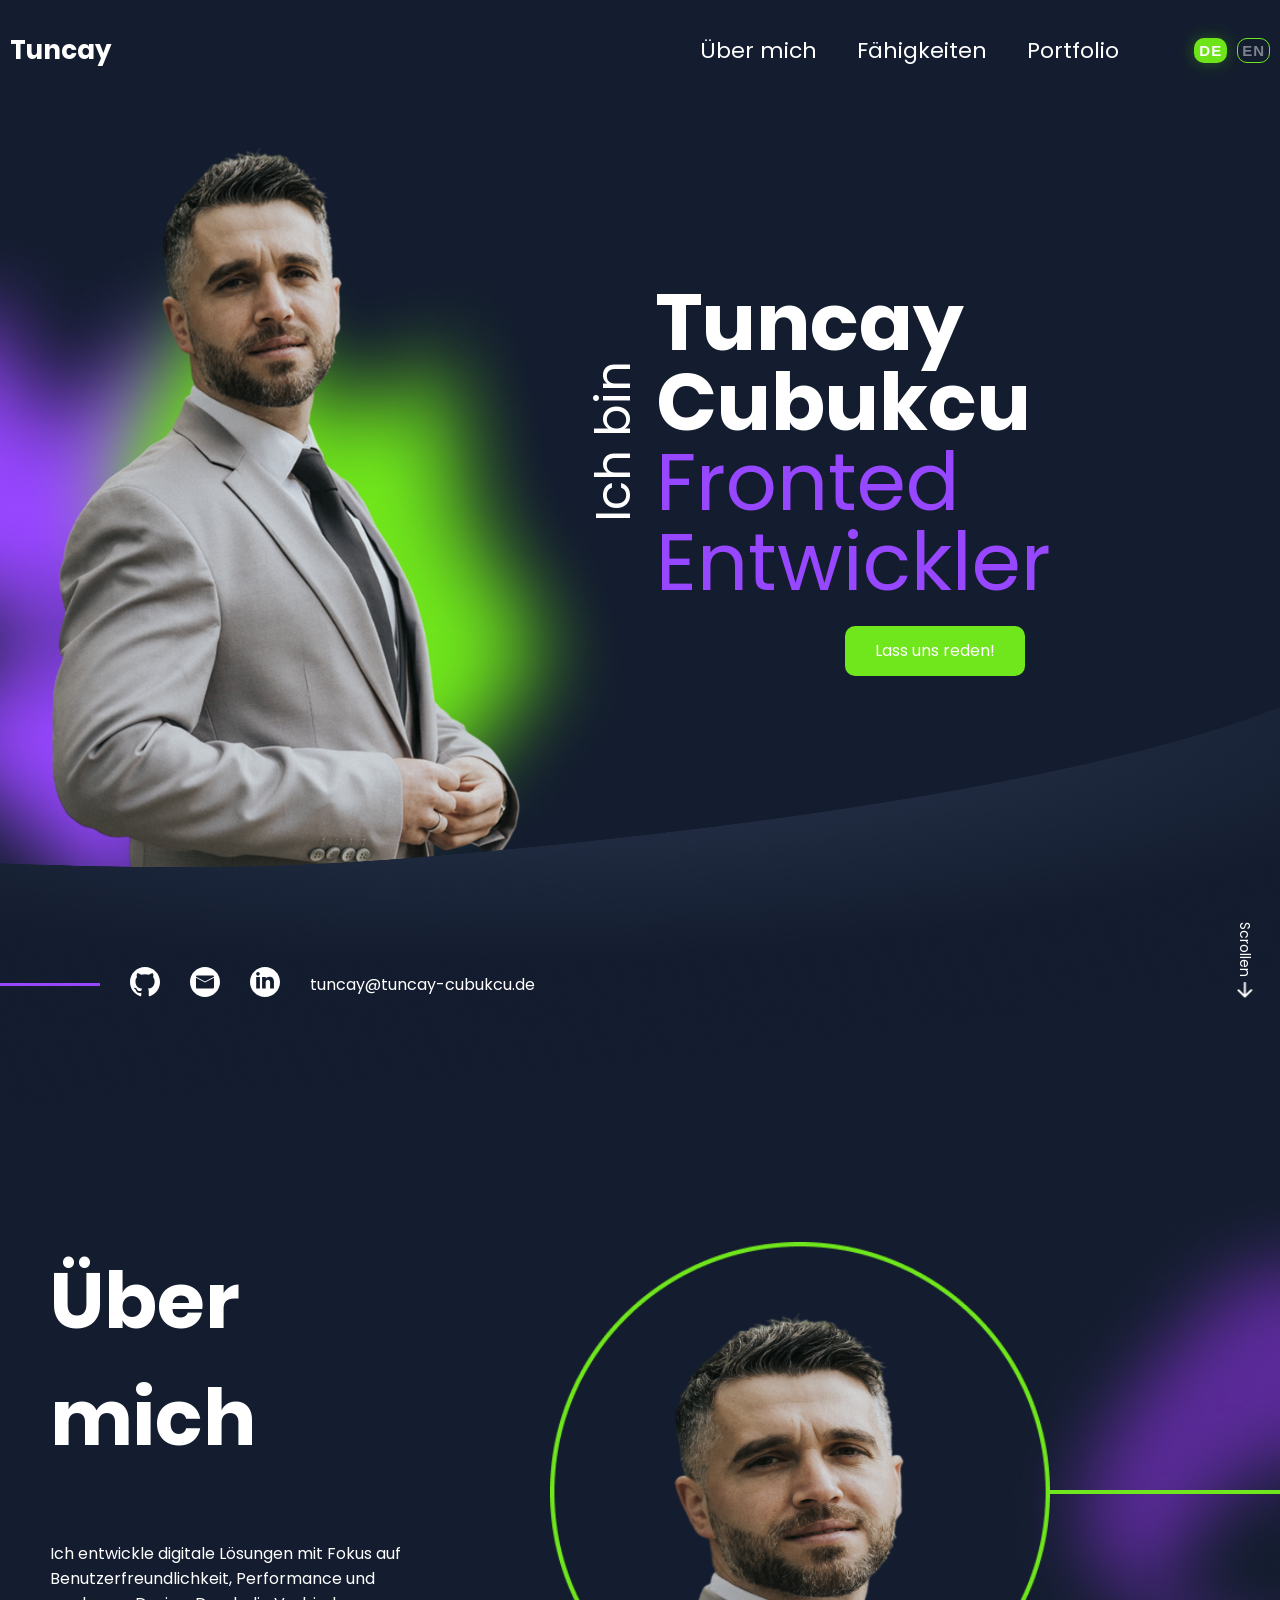
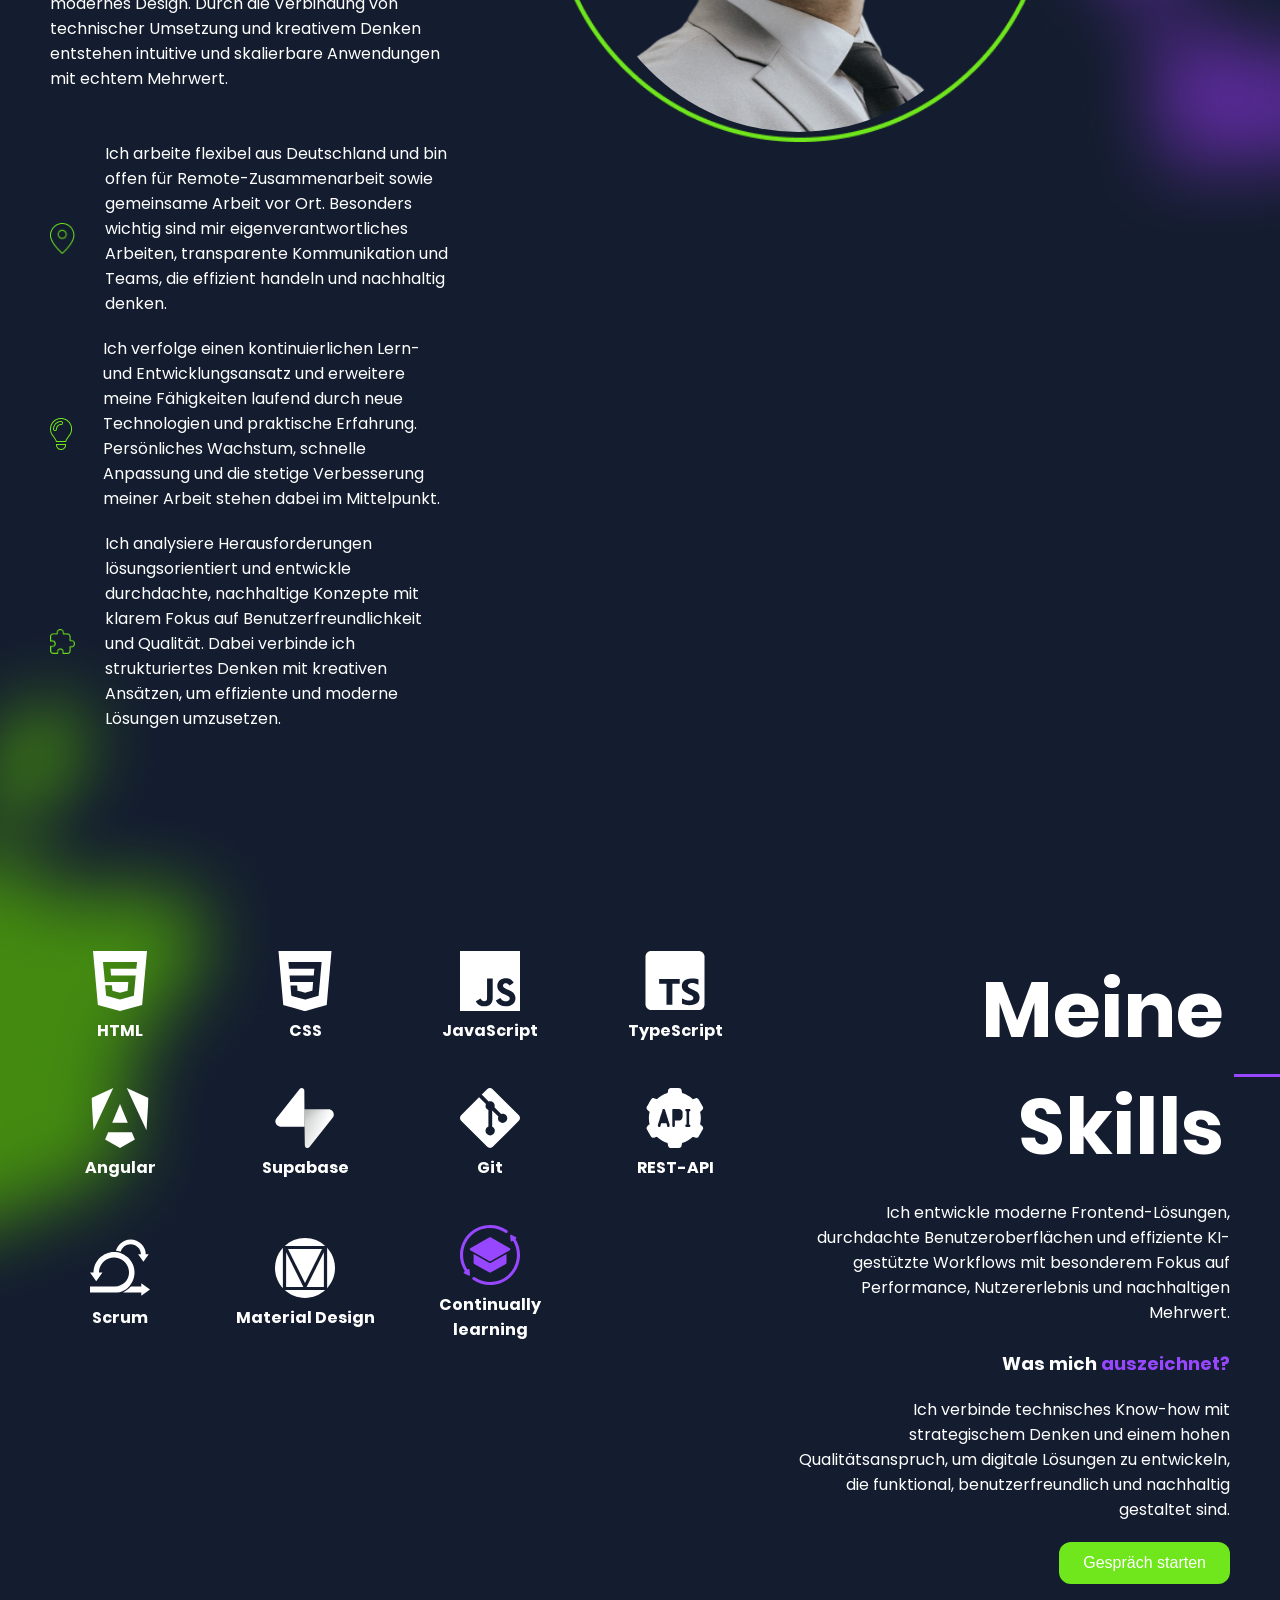
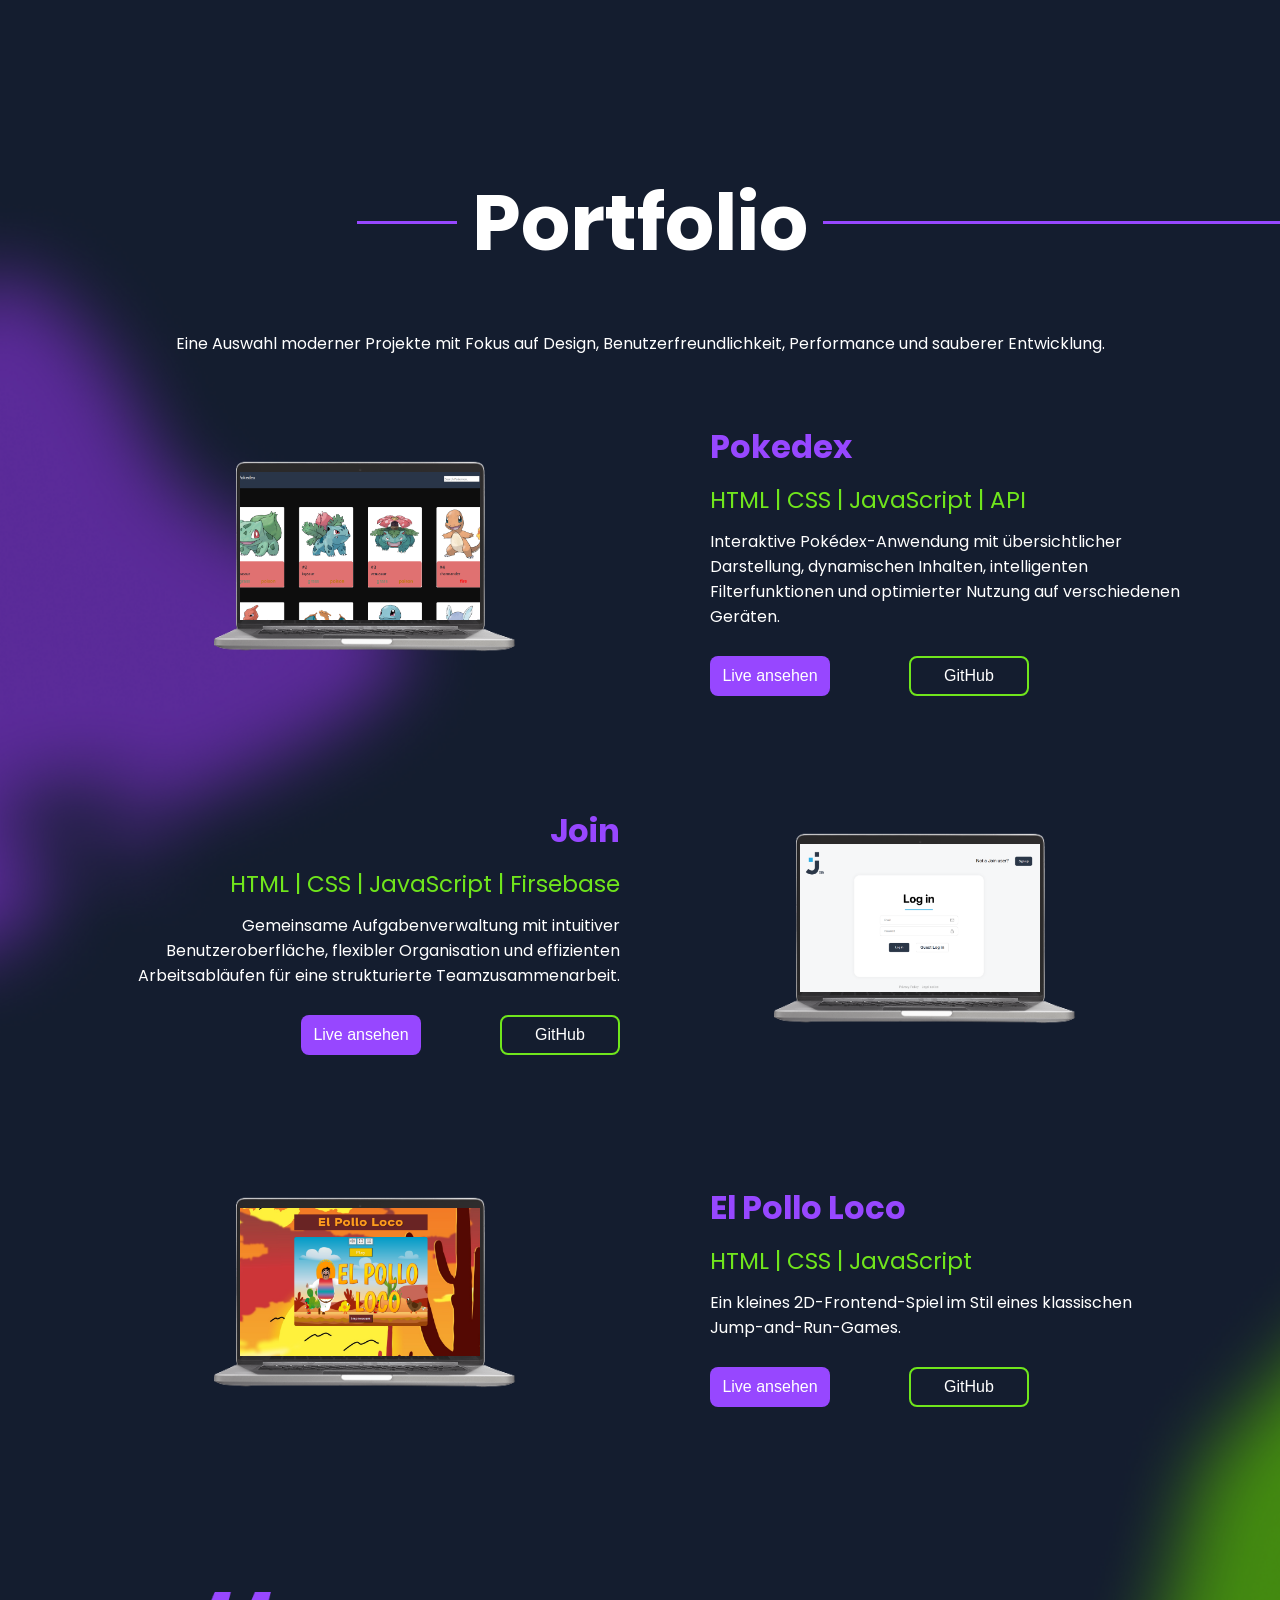
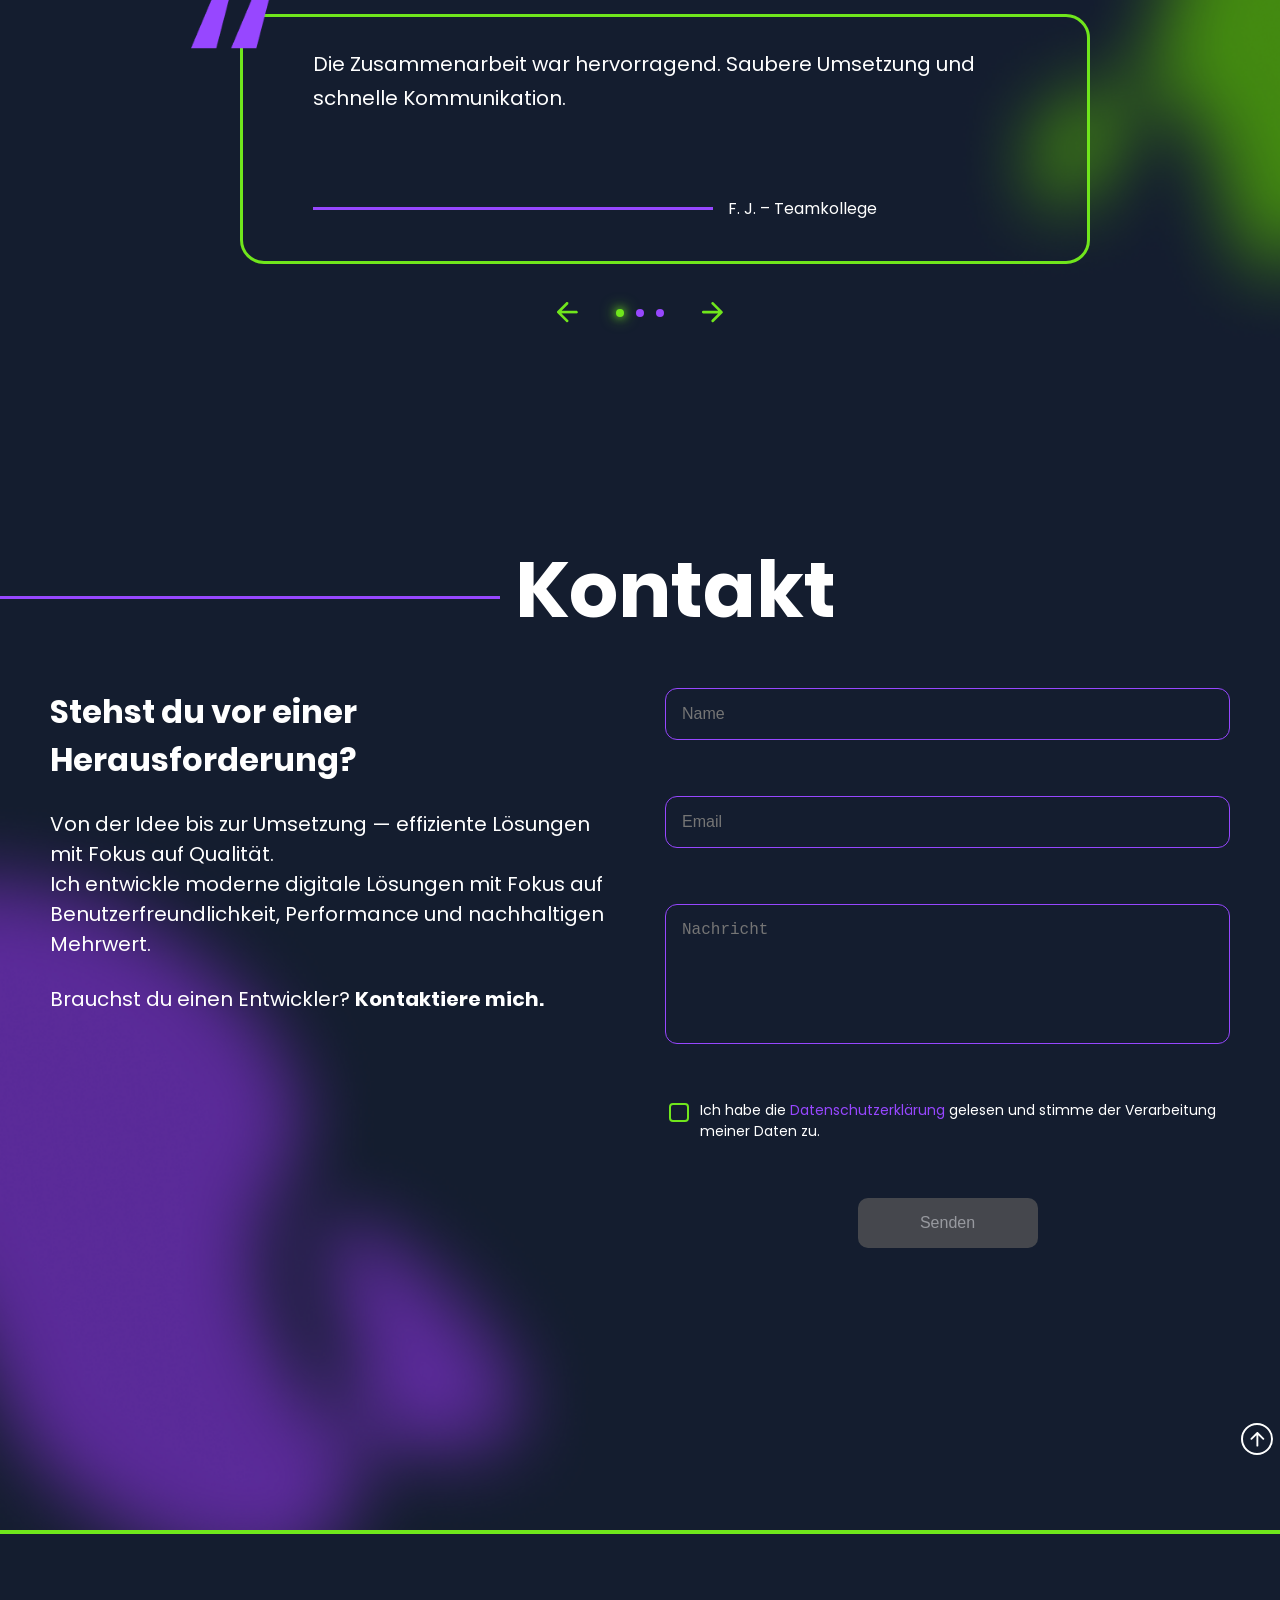
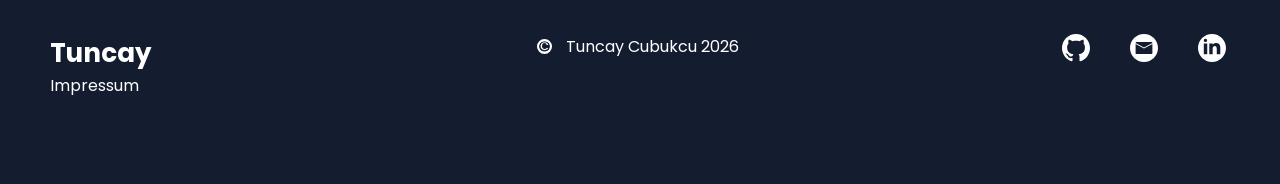
<file: index.html>
<!DOCTYPE html>
<html lang="en">
<head>
    <meta charset="UTF-8">
    <meta name="viewport" content="width=device-width, initial-scale=1.0">
    <title>TC | Fronted Developer</title>
    <link rel="icon" href="./assets/img/logo.jpg">
    <link rel="stylesheet" href="./style.css">
    <link rel="stylesheet" href="./css/responsive.css">
    <script src="./script.js" defer></script>
    <script src="./js/validation.js" defer></script>
</head>
<header class="header">
    <div class="layout-first page-no">
        <section class="header-left">
            <a href="/index.html">
                <span href="#main" class="ft-size20">Tuncay</span>
            </a>
        </section>
        <nav class="header-right">
            <ul>
                <li><a data-i18n="nav_about" href="#about"></a></li>
                <li><a data-i18n="nav_skills" href="#skills"></a></li>
                <li><a data-i18n="nav_portfolio" href="#portfolio"></a></li>
            </ul>
            <div class="language-switcher">
                <button class="language-pill is-active" onclick="setLanguage('de', this)" aria-pressed="true">DE</button>
                <button class="language-pill" onclick="setLanguage('en', this)" aria-pressed="false">EN</button>
            </div>
            </nav>
        <nav class="navbar">
            <button class="menu-toggle" id="menuToggle" onclick="toggleMenu()">
                <img src="./assets/icon/burger menu.svg" alt="Menu-Burger">
            </button>
        </nav>
        <div class="mobile-menu" id="mobileMenu">
            <ul>
                <li><a data-i18n="nav_about" href="#about" onclick="toggleMenu()"></a></li>
                <li><a data-i18n="nav_skills" href="#skills" onclick="toggleMenu()"></a></li>
                <li><a data-i18n="nav_portfolio" href="#portfolio" onclick="toggleMenu()"></a></li>
                <li><a data-i18n="nav_contact" href="#contact" onclick="toggleMenu()"></a></li>
                <div class="language-switcher-overlay">
                    <button class="lang-text is-active switcher-menu" onclick="setLanguage('de', this)" aria-pressed="true">DE</button>
                    <span class="lang-sep">/</span>
                    <button class="lang-text switcher-menu" onclick="setLanguage('en', this)" aria-pressed="false">EN</button>
                </div>
            </ul>
        </div>
    </div>
</header>

<body>
    <main>
        <div class="layout-first">
            <section>
                <section id="main" class="first-page reveal">
                    <section class="first-content">
                        <div class="image-wrapper">
                            <img class="my-image front-image" src="./assets/about/potrait.png" alt="background-img">
                        </div>
                    </section>
                    <section class="main-text">
                        <h1 class="first-page-h1">
                            <span class="part1" data-i18n="hero_intro"></span>
                            <div class="main-right">
                            <span class="part2">Tuncay Cubukcu</span>
                            <span class="part3" data-i18n="hero_text"></span>
                            </div>
                        </h1>
                        <div class="display">
                            <a href="#contact" data-i18n="button_talk" class="button display-flex"></a>
                        </div>
                    </section>
                </section>
                <section class="references-line layout-page">
                    <div class="left-side display-flex gap30">
                        <div class="line"></div>
                            <a href="https://github.com/TuncCuDev" title="GitHub - TuncCuDev">
                                <img src="./assets/icon/github-img.svg" alt="GitHub Profil">
                            </a>  
                            <a href="mailto:tuncay@tuncay-cubukcu.de" title="E-Mail an Tuncay">
                                <img src="./assets/icon/mail.img.svg" alt="E-Mail Icon">
                            </a>
                            <a href="https://www.linkedin.com/in/tuncay-cu-89078a415/?skipRedirect=true" title="LinkedIn - Tuncay Cu">
                                <img src="./assets/icon/linkdein.svg" alt="LinkedIn Profil">
                            </a>
                            <p class="white text">tuncay@tuncay-cubukcu.de</p>
                        </div>
                    <a class="scroll-down white">
                        <span data-i18n="scroll_text"></span>
                        <img class="background-shadow" src="./assets/icon/scroll-down.png" alt="Background-image">
                    </a>
                </section>
            </section>
            <section id="next-section" class="next-pages">
                 <img class="pages-img" src="./assets/img/Shadows.png" alt="background-images">
                 <div class="layout-page">
                    <section id="about" class="second-page reveal">
                        <section>
                            <h1 class="headline white" data-i18n="about_me"></h1>
                            <div class="display-flex">
                                <span class="about-span white padding-bt" data-i18n="about_me_text"></span>
                            </div>
                            <div class="display-flex gap30">
                                <img class="about-img" src="./assets/icon/location.png" alt="">
                                <span class="about-span white" data-i18n="about_me_location"></span>
                            </div>
                            <div class="display-flex gap30">
                                <img class="about-img" src="./assets/icon/idee.png" alt="">
                                <span class="about-span white" data-i18n="about_me_workflow"></span>
                            </div>
                            <div class="display-flex gap30">
                                <img class="about-img" src="./assets/icon/problem.png" alt="">
                                <span class="about-span white" data-i18n="about_me_purpose"></span>
                            </div>
                        </section>
                        <section class="second-right">
                            <div class="about-profil">
                                <img class="circle" src="./assets/img/ellipse.png" alt="">
                                <img class="circle potrait-img" src="./assets/about/potrait.2.png" alt="">
                                <img class="width150" src="./assets/img/line for profil.png" alt="">
                            </div>
                        </section>
                    </section>
                    <section id="skills" class="third-page reveal">
                        <section class="image-container">
                            <div class="display-column">
                                <img src="./assets/icon/html14.Icons.svg" alt="HTML-Icon">
                                <span class="icon-span">HTML</span>
                            </div>
                            <div class="display-column">
                                 <img src="./assets/icon/cssLogo.svg" alt="CSS-Icon">
                                 <span class="icon-span">CSS</span>
                            </div>
                            <div class="display-column">
                                <img src="./assets/icon/jsLogo.svg" alt="JS-Icon">
                                <span class="icon-span">JavaScript</span>
                            </div>
                            <div class="display-column">
                                <img src="./assets/icon/typescript.Icons.svg" alt="TypeScript-Icon">
                                <span class="icon-span">TypeScript</span>
                            </div>
                            <div class="display-column">
                                <img src="./assets/icon/angular.Icons.svg" alt="Angular-Icon">
                                <span class="icon-span">Angular</span>
                            </div>
                            <div class="display-column">
                                <img src="./assets/icon/supabase.Icons.svg" alt="Supabase-Icon">
                                <span class="icon-span">Supabase</span>
                            </div>
                            <div class="display-column">
                                <img src="./assets/icon/git.svg" alt="Git-Icon">
                                <span class="icon-span">Git</span>
                            </div>
                            <div class="display-column">
                                <img src="./assets/icon/api.svg" alt="API-Icon">
                                <span class="icon-span">REST-API</span>
                            </div>
                            <div class="display-column">
                                <img src="./assets/icon/scrum.svg" alt="Scrum-Icon">
                                <span class="icon-span">Scrum</span>
                            </div>
                            <div class="display-column">
                                <img src="./assets/icon/materialdesign.svg" alt="Material-Icon">
                                <span class="icon-span">Material Design</span>
                            </div>
                            <div class="display-column no-hover tooltip-item">
                                <img src="./assets/icon/continuer.svg" alt="Cont.-Icon">
                                <span class="icon-span">Continually learning</span>
                                <div class="tooltip-bubble bubblel">
                                    <p data-i18n="actual-learning"></p>

                                    <div class="bubble-icons">
                                        <div class="bubble-line">
                                            <img src="./assets/icon/react.svg" alt="React Icon">
                                            <span>React</span>
                                        </div>

                                        <div class="bubble-line">
                                            <img src="./assets/icon/Logo.svg" alt="Vue Icon">
                                            <span>Vue.js</span>
                                        </div>
                                    </div>
                                </div>
                            </div>
                        </section>
                        <section class="third-page-right reveal">
                            <div class="skills-container">
                                <h1 class="white skills" data-i18n="my-skills"></h1>
                                <div class="line skills-line"></div>
                            </div>
                            <div class="skills-description project-rights padding">
                                <span class="white project-rights" data-i18n="skills"></span>
                            </div>
                            <div class="skills-box">
                                <div class="container">    
                                    <div class="skill-container">
                                        <span class="white container-first-span" data-i18n-html="skills_question"><span class="violet-color"></span></span>
                                        <span class="white" data-i18n="skills_box"></span>
                                        <button class="green skills-btn white" data-i18n="skills_button" onclick="scrollToContact()"></button>
                                    </div>
                                </div>
                            </div>
                        </section>
                    </section>
                <section id="portfolio" class="fourd-page reveal white">
                    <div class="text-align-center">
                        <div class="grid padding-bt">
                            <div class="line-one"></div>
                            <h1 class="portfolio-subtitle text-align-center">Portfolio</h1>
                            <div class="line-right"></div>
                        </div>
                        <div class="pd-25">
                            <span data-i18n="portfolio_title">Eine Auswahl moderner Projekte mit Fokus auf Design, Benutzerfreundlichkeit, Performance und sauberer Entwicklung.</span>
                        </div>
                    </div>
                    <div class="projects-container">
                        <div class="project-card">
                            <div class="project-left laptop">
                                <img class="laptop-frame" src="./assets/img/laptop.png" alt="Laptop">
                                <img class="laptop-screen project-img" src="./assets/img/pokedex.png" alt="Pokedex-Image">
                            </div>
                            <div class="project-right padding-lt50">
                                <h2 class="violet-color ft-size32">Pokedex</h2>
                                <p class="greenc ft-size23 text-center">HTML | CSS | JavaScript | API</p>
                                <p class="text-center" data-i18n="pokedex_description"></p>
                                <div class="project-buttons">
                                    <a class="padding-right75" href="https://pokedex.tuncay-cubukcu.de/">
                                        <button class="violet button-size border-none white" data-i18n="live_preview"></button>
                                    </a>
                                    <a href="https://github.com/TuncCuDev/projekt-pokedexapi">
                                        <button class="button-size white github-bt">GitHub</button>
                                    </a>
                                </div>
                            </div>
                        </div>
                        <div class="project-card row-reverse project-rights">
                            <div class="project-left laptop">
                                <img class="laptop-frame" src="./assets/img/laptop.png" alt="Laptop">
                                <img class="laptop-screen project-img" src="./assets/img/join.png" alt="Join-Image">
                            </div>
                            <div class="project-right padding-rt50;">
                                <h2 class="violet-color ft-size32">Join</h2>
                                <p class="text-center-re greenc ft-size23">HTML | CSS | JavaScript | Firsebase </p>
                                <p class="text-center-re" data-i18n="join_description"></p>
                                <div class="project-buttons">
                                    <a class="padding-right75" href="https://join.tuncay-cubukcu.de/">
                                        <button class="violet button-size border-none white" data-i18n="live_preview"></button>
                                    </a>
                                    <a href="https://github.com/TuncCuDev/Join" class="no-padding">
                                        <button class="button-size white github-bt">GitHub</button>
                                    </a>
                                </div>
                            </div>
                        </div>
                        <div class="project-card">
                            <div class="project-left laptop">
                                <img class="laptop-frame" src="./assets/img/laptop.png" alt="Laptop">
                                <img class="laptop-screen project-img" src="./assets/img/elpolloloco.png" alt="El-Pollo-Loco-Image">
                            </div>
                            <div class="project-right padding-lt50">
                                <h2 class="violet-color ft-size32">El Pollo Loco</h2>
                                <p class="greenc ft-size23 text-center">HTML | CSS | JavaScript</p>
                                <p class="text-center" data-i18n="pollo_loco_description"></p>
                                <div class="project-buttons">
                                    <a class="padding-right75" href="https://el-pollo-loco.tuncay-cubukcu.de/">
                                        <button class="violet button-size border-none white" data-i18n="live_preview"></button>
                                    </a>
                                    <a href="https://github.com/TuncCuDev/El-Pollo-Loco">
                                        <button class="button-size white github-bt">GitHub</button>
                                    </a>
                                </div>
                            </div>
                        </div>
                    </div>
                </section>
                <section class="testimonial-section">
                    <div class="testimonial-box">
                    <img src="./assets/img/“.png" alt="" class="quote-icon">
                    <p id="testimonialText" class="testimonial-text"></p>
                    <div class="display-start">
                        <div class="line-box"></div>
                        <div id="testimonialAuthor" class="testimonial-author"></div>
                    </div>
                </div>
                <div class="testimonial-navigation">
                    <img src="./assets/icon/arrow_back.png" class="arrow-btn" onclick="prevTestimonial()" aria-label="Vorherige Bewertung" alt="arrow-icon">
                    <div class="dots">
                        <span class="dot active" onclick="showTestimonial(0)"></span>
                        <span class="dot" onclick="showTestimonial(1)"></span>
                        <span class="dot" onclick="showTestimonial(2)"></span>
                    </div>
                    <img src="./assets/icon/arrow_forward.png" class="arrow-btn" onclick="nextTestimonial()" alt="arrow-icon">
                </div>

                </section>
                <section id="contact" class="five-page reveal">
                    <div class="display-flex-start margin-left25">
                        <div class="line width"></div>
                        <h1 class="white pd-right20" data-i18n="contact_title"></h1>
                    </div>
                    <section class="contact-container">
                        <div class="contact-left white">
                            <div class="flex-direction">
                                <span class="contact-span" data-i18n="contact_title1"></span> 
                            </div>
                            <br>
                            <span class="contact-span-answer" data-i18n-html="contact_description"><br></span>
                            <br>
                            <br>
                            <span class="contact-span-answer" data-i18n-html="contact_me"><span class="large-size"></span> </span>
                        </div>
                        <div class="contact-right">
                            <form class="contact-form" id="contactForm" novalidate>
                                <input id="name" type="text" placeholder="Name" oninput="validateName(this)" required>
                                <span id="nameError" class="error-message"></span>
                                <input id="email" type="email" placeholder="Email" oninput="validateEmail(this)" required>
                                <span id="emailError" class="error-message"></span>
                                <textarea id="message" data-i18n-placeholder="message_placeholder" placeholder="Nachricht" oninput="validateMessage(this)" required></textarea>
                                <span id="messageError" class="error-message"></span>
                                <div class="checkbox-container white">
                                    <input type="checkbox" class="checkbox-design" id="privacy" required onchange="validateForm()" aria-label="Datenschutzerklärung zustimmen" title="Datenschutzerklärung zustimmen">
                                        <label class="privacy" for="privacy">
                                            <span data-i18n="privacy_text_part1"></span>
                                            <a href="./html/datenschutz.html" class="privacy-link" data-i18n="privacy_text"></a>
                                            <span data-i18n="privacy_text_part2"></span>
                                        </label>
                                </div>
                                <span id="privacyError" class="error-message"></span>
                                <div class="display-flex">
                                    <button id="submitBtn" class="button disabled" type="submit" title="Senden" aria-label="Senden" data-i18n="contact_button">Senden</button>
                                </div>       
                            </form>     
                        </div>  
                    </section>            
                </section>
                <div class="scroll-top" onclick="scrollToTop()">
                    <img src="./assets/icon/scroll-up.svg" alt="Nach oben">
                </div>
            </section> 
            </div>
            <div id="toast" class="toast" data-i18n="toast_message"></div> 
        </div>
    </main>

    <footer class="white footer-line">
        <div class="layout-page">
            <div class="footer">
                <div class="footer-left">
                    <div>
                        <span class="left-ft">Tuncay</span>
                    </div>
                    <a href="./html/impressum.html" class="white impressum-link d_none_re" data-i18n="legal_notice"></a>
                </div>
                <div class="footer-center">
                    <div class="copyright-circle">©</div>
                    <span class="white">Tuncay Cubukcu 2026</span>
                </div>
                <div class="footer-right">
                    <a href="https://github.com/TuncCuDev" title="GitHub - TuncCuDev" aria-label="GitHub - TuncCuDev">
                        <img src="./assets/icon/github-img.svg" alt="GitHub icon">
                    </a>  
                    <a href="mailto:tuncay@tuncay-cubukcu.de" title="Send email" aria-label="Send email">
                        <img src="./assets/icon/mail.img.svg" alt="Email icon">
                    </a>
                    <a href="https://www.linkedin.com/in/tuncay-cu-89078a415/?skipRedirect=true" title="LinkedIn - Tuncay Cubukcu" aria-label="LinkedIn - Tuncay Cubukcu">
                        <img src="./assets/icon/linkdein.svg" alt="LinkedIn icon">
                    </a>
                </div>
                <div>
                    <a href="./html/impressum.html" class="white impressum-link display_re" data-i18n="legal_notice"></a>
                </div>
            </div>
        </div>
    </footer>   
</body>
</html>
</file>
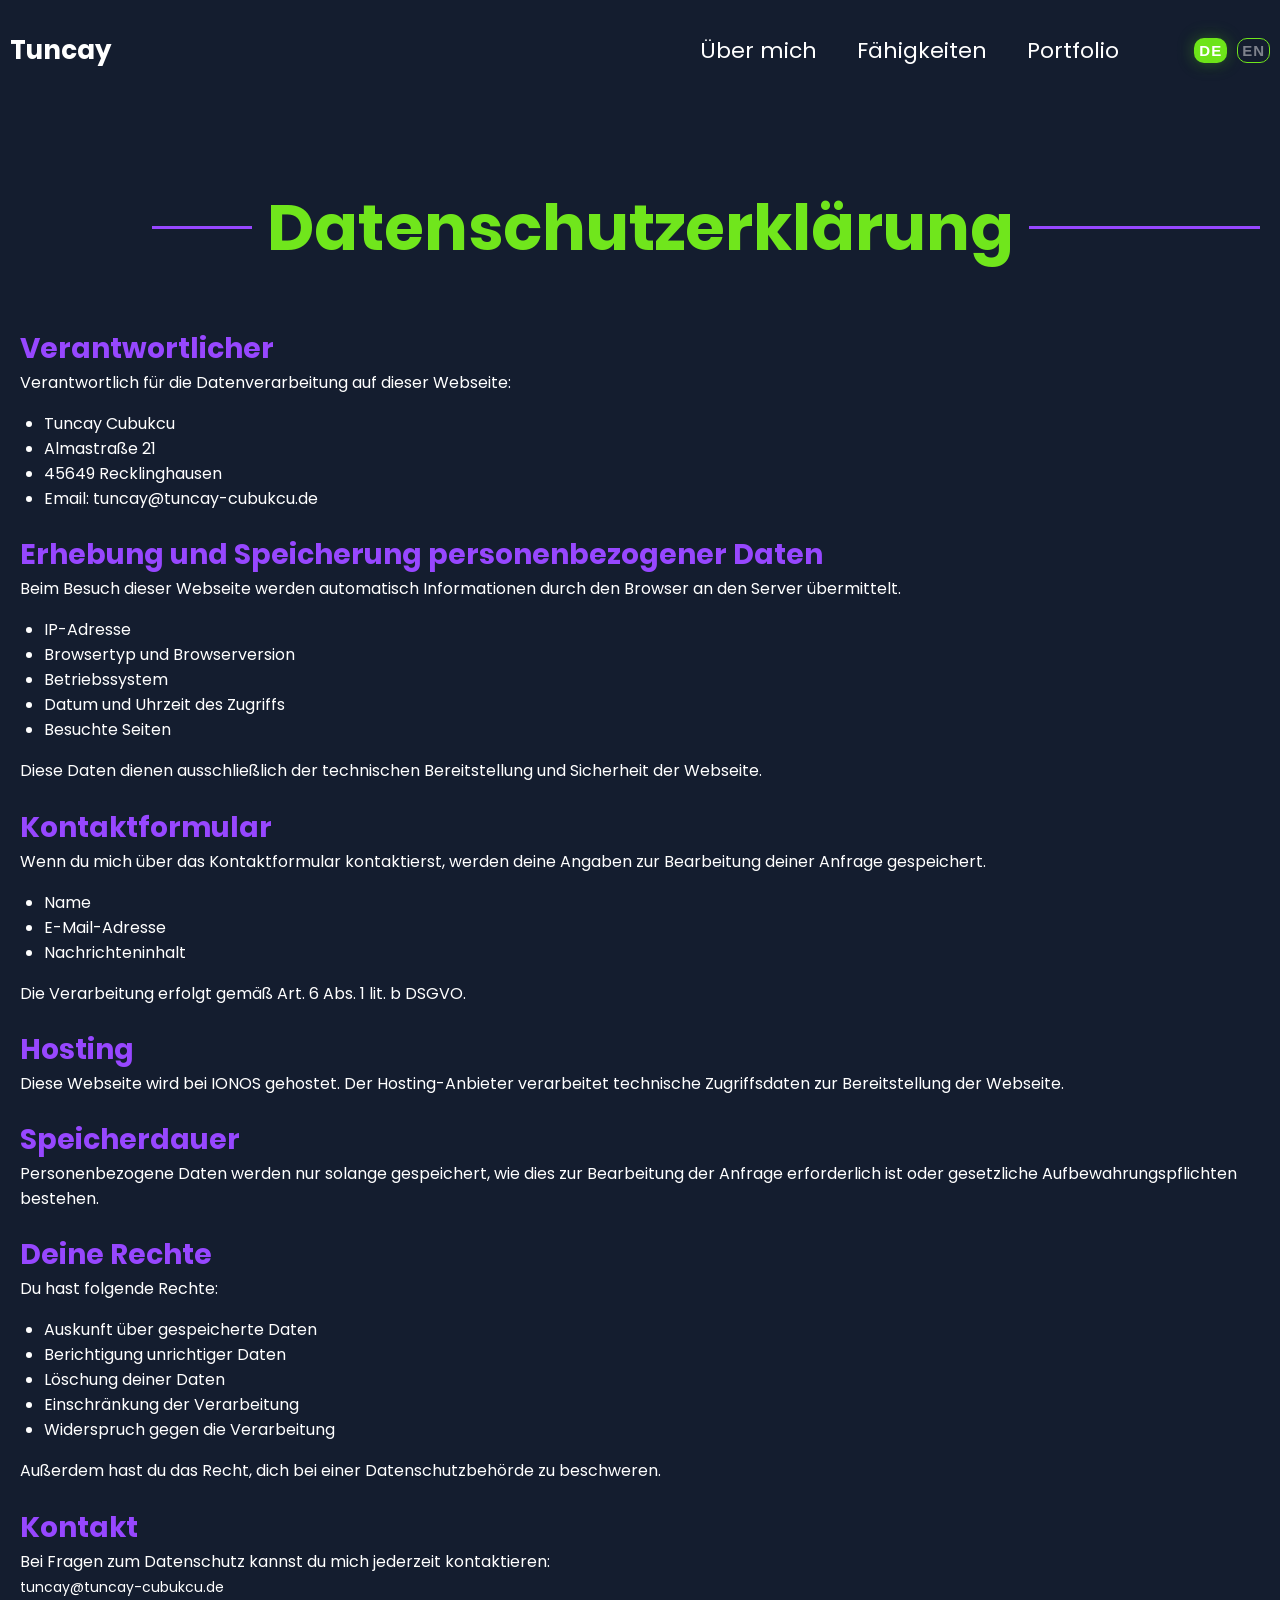
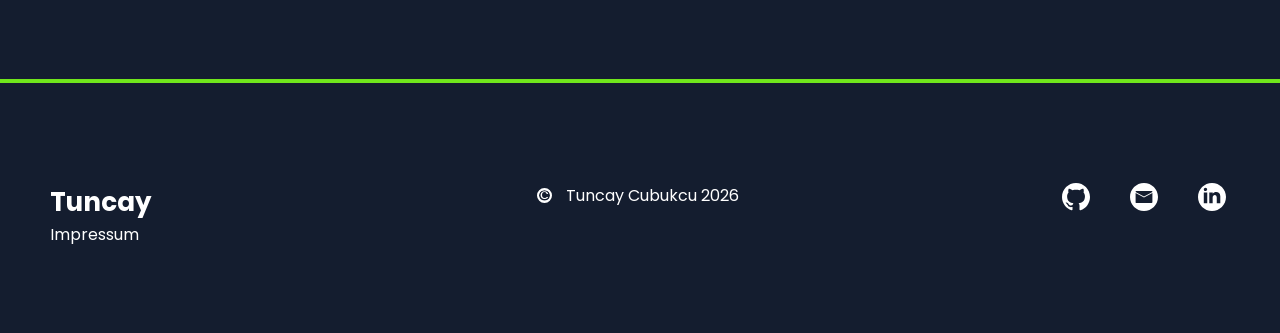
<file: html/datenschutz.html>
<!DOCTYPE html>
<html lang="en">
<head>
    <meta charset="UTF-8">
    <meta name="viewport" content="width=device-width, initial-scale=1.0">
     <title>TC | Fronted Developer</title>
    <link rel="icon" href="./assets/img/logo.jpg">
    <link rel="stylesheet" href="/style.css">
    <link rel="stylesheet" href="/css/responsive.css">
    <script src="/script.js"></script>
</head>
<header class="header">
    <div class="layout-first page-no">
        <section class="header-left">
            <a href="/index.html">
                <span href="#main" class="ft-size20">Tuncay</span>
            </a>
        </section>
        <nav class="header-right">
            <ul>
                <li><a data-i18n="nav_about" href="../index.html#about"></a></li>
                <li><a data-i18n="nav_skills" href="../index.html#skills"></a></li>
                <li><a data-i18n="nav_portfolio" href="../index.html#portfolio"></a></li>
            </ul>
            <div class="language-switcher">
                <button class="language-pill is-active" onclick="setLanguage('de', this)" aria-pressed="true">DE</button>
                <button class="language-pill" onclick="setLanguage('en', this)" aria-pressed="false">EN</button>
            </div>
            </nav>
        <nav class="navbar">
             <button class="menu-toggle" id="menuToggle" onclick="toggleMenu()">
                <img src="/assets/icon/burger menu.svg" alt="Menu-Burger">
            </button>
        </nav>
        <div class="mobile-menu" id="mobileMenu">
            <ul>
                <li><a data-i18n="nav_about" href="../index.html#about" onclick="closeMenu()"></a></li>
                <li><a data-i18n="nav_skills" href="../index.html#skills" onclick="closeMenu()"></a></li>
                <li><a data-i18n="nav_portfolio" href="../index.html#portfolio" onclick="closeMenu()"></a></li>
                <li><a data-i18n="nav_contact" href="../index.html#contact" onclick="closeMenu()"></a></li>
                <div class="language-switcher-overlay">
                    <button class="lang-text is-active switcher-menu" onclick="setLanguage('de', this)" aria-pressed="true">DE</button>
                    <span class="lang-sep">/</span>
                    <button class="lang-text switcher-menu" onclick="setLanguage('en', this)" aria-pressed="false">EN</button>
                </div>
            </ul>
        </div>
    </div>
</header>

<main class="privacy-main">
    <a href="../index.html" class="back-button">
        <img src="/assets/icon/left button.png" alt="Back">
    </a>
    <section class="privacy-page">
        <div class="grid"> 
            <div class="line-second"></div>
             <h1 data-i18n="privacy_title" class="greenc">Datenschutzerklärung</h1>
             <div class="line-right"></div>
        </div>
        <section class="section_container">
            <h2 class="section_head violet-color" data-i18n="privacy_section1_title">Verantwortlicher</h2>
            <p data-i18n="privacy_section1_text">Verantwortlich für die Datenverarbeitung auf dieser Webseite:</p>
            <ul>
                <li>Tuncay Cubukcu</li>
                <li>Almastraße 21</li>
                <li>45649 Recklinghausen</li>
                <li href="mailto:tuncay-cubukcu@hotmai.de">Email: tuncay@tuncay-cubukcu.de</li>
            </ul>
        </section>
        <section class="section_container">
            <h2 class="section_head violet-color" data-i18n="privacy_section2_title">Erhebung und Speicherung personenbezogener Daten</h2>
            <p data-i18n="privacy_section2_text1">Beim Besuch dieser Webseite werden automatisch Informationen durch den Browser an den Server übermittelt.</p>
            <ul>
                <li data-i18n="privacy_ip">IP-Adresse</li>
                <li data-i18n="privacy_browser">Browsertyp und Browserversion</li>
                <li data-i18n="privacy_os">Betriebssystem</li>
                <li data-i18n="privacy_date">Datum und Uhrzeit des Zugriffs</li>
                <li data-i18n="privacy_pages">Besuchte Seiten</li>
            </ul>
            <p data-i18n="privacy_section2_text2">Diese Daten dienen ausschließlich der technischen Bereitstellung und Sicherheit der Webseite.</p>
        </section>
        <section class="section_container">
            <h2 class="section_head violet-color" data-i18n="privacy_section3_title">Kontaktformular</h2>
            <p data-i18n="privacy_section3_text1">Wenn du mich über das Kontaktformular kontaktierst, werden deine Angaben zur Bearbeitung deiner Anfrage gespeichert.</p>
            <ul>
                <li data-i18n="privacy_name">Name</li>
                <li data-i18n="privacy_email">E-Mail-Adresse</li>
                <li data-i18n="privacy_message">Nachrichteninhalt</li>
            </ul>
            <p data-i18n="privacy_section3_text2">Die Verarbeitung erfolgt gemäß Art. 6 Abs. 1 lit. b DSGVO.</p>
        </section>
        <section class="section_container">
            <h2 class="section_head violet-color" data-i18n="privacy_section4_title">Hosting</h2>
            <p data-i18n="privacy_section4_text">Diese Webseite wird bei IONOS gehostet. Der Hosting-Anbieter verarbeitet technische Zugriffsdaten zur Bereitstellung der Webseite.</p>
        </section>
        <section class="section_container">
            <h2 class="section_head violet-color" data-i18n="privacy_section5_title">Speicherdauer</h2>
            <p data-i18n="privacy_section5_text">Personenbezogene Daten werden nur solange gespeichert, wie dies zur Bearbeitung der Anfrage erforderlich ist oder gesetzliche Aufbewahrungspflichten bestehen.</p>
        </section>
        <section class="section_container">
            <h2 class="section_head violet-color" data-i18n="privacy_section6_title">Deine Rechte</h2>
            <p data-i18n="privacy_section6_text1">Du hast folgende Rechte:</p>
            <ul>
                <li data-i18n="privacy_right1">Auskunft über gespeicherte Daten</li>
                <li data-i18n="privacy_right2">Berichtigung unrichtiger Daten</li>
                <li data-i18n="privacy_right3">Löschung deiner Daten</li>
                <li data-i18n="privacy_right4">Einschränkung der Verarbeitung</li>
                <li data-i18n="privacy_right5">Widerspruch gegen die Verarbeitung</li>
            </ul>
            <p data-i18n="privacy_section6_text2">Außerdem hast du das Recht, dich bei einer Datenschutzbehörde zu beschweren.</p>
        </section>
        <section class="section_container">
            <h2 class="section_head violet-color" data-i18n="privacy_section7_title">Kontakt</h2>
            <p data-i18n="privacy_section7_text">Bei Fragen zum Datenschutz kannst du mich jederzeit kontaktieren:</p>
            <a class="mail-link" href="mailto:tuncay@tuncay-cubukcu.de">tuncay@tuncay-cubukcu.de</a>
        </section>
    </section>
</main>

<footer class="white footer-line">
    <div class="layout-page">
        <div class="footer">
            <div class="footer-left">
                <div>
                    <span class="left-ft">Tuncay</span>
                </div>
                <a href="/html/impressum.html" class="white impressum-link d_none_re" data-i18n="legal_notice"></a>
            </div>
            <div class="footer-center">
                <div class="copyright-circle">©</div>
                <span class="white">Tuncay Cubukcu 2026</span>
            </div>
            <div class="footer-right">
                <a href="https://github.com/TuncCuDev" title="GitHub - TuncCuDev" aria-label="GitHub - TuncCuDev">
                    <img src="/assets/icon/github-img.svg" alt="GitHub icon">
                </a>  
                <a href="mailto:tuncay@tuncay-cubukcu.de" title="Send email" aria-label="Send email">
                    <img src="/assets/icon/mail.img.svg" alt="Email icon">
                </a>
                <a href="https://www.linkedin.com/in/tuncay-cu-89078a415/?skipRedirect=true" title="LinkedIn - Tuncay Cubukcu" aria-label="LinkedIn - Tuncay Cubukcu">
                    <img src="/assets/icon/linkdein.svg" alt="LinkedIn icon">
                </a>
            </div>
            <div>
                <a href="/html/impressum.html" class="white impressum-link display_re" data-i18n="legal_notice"></a>
            </div>
        </div>
    </div>
</footer>
</file>
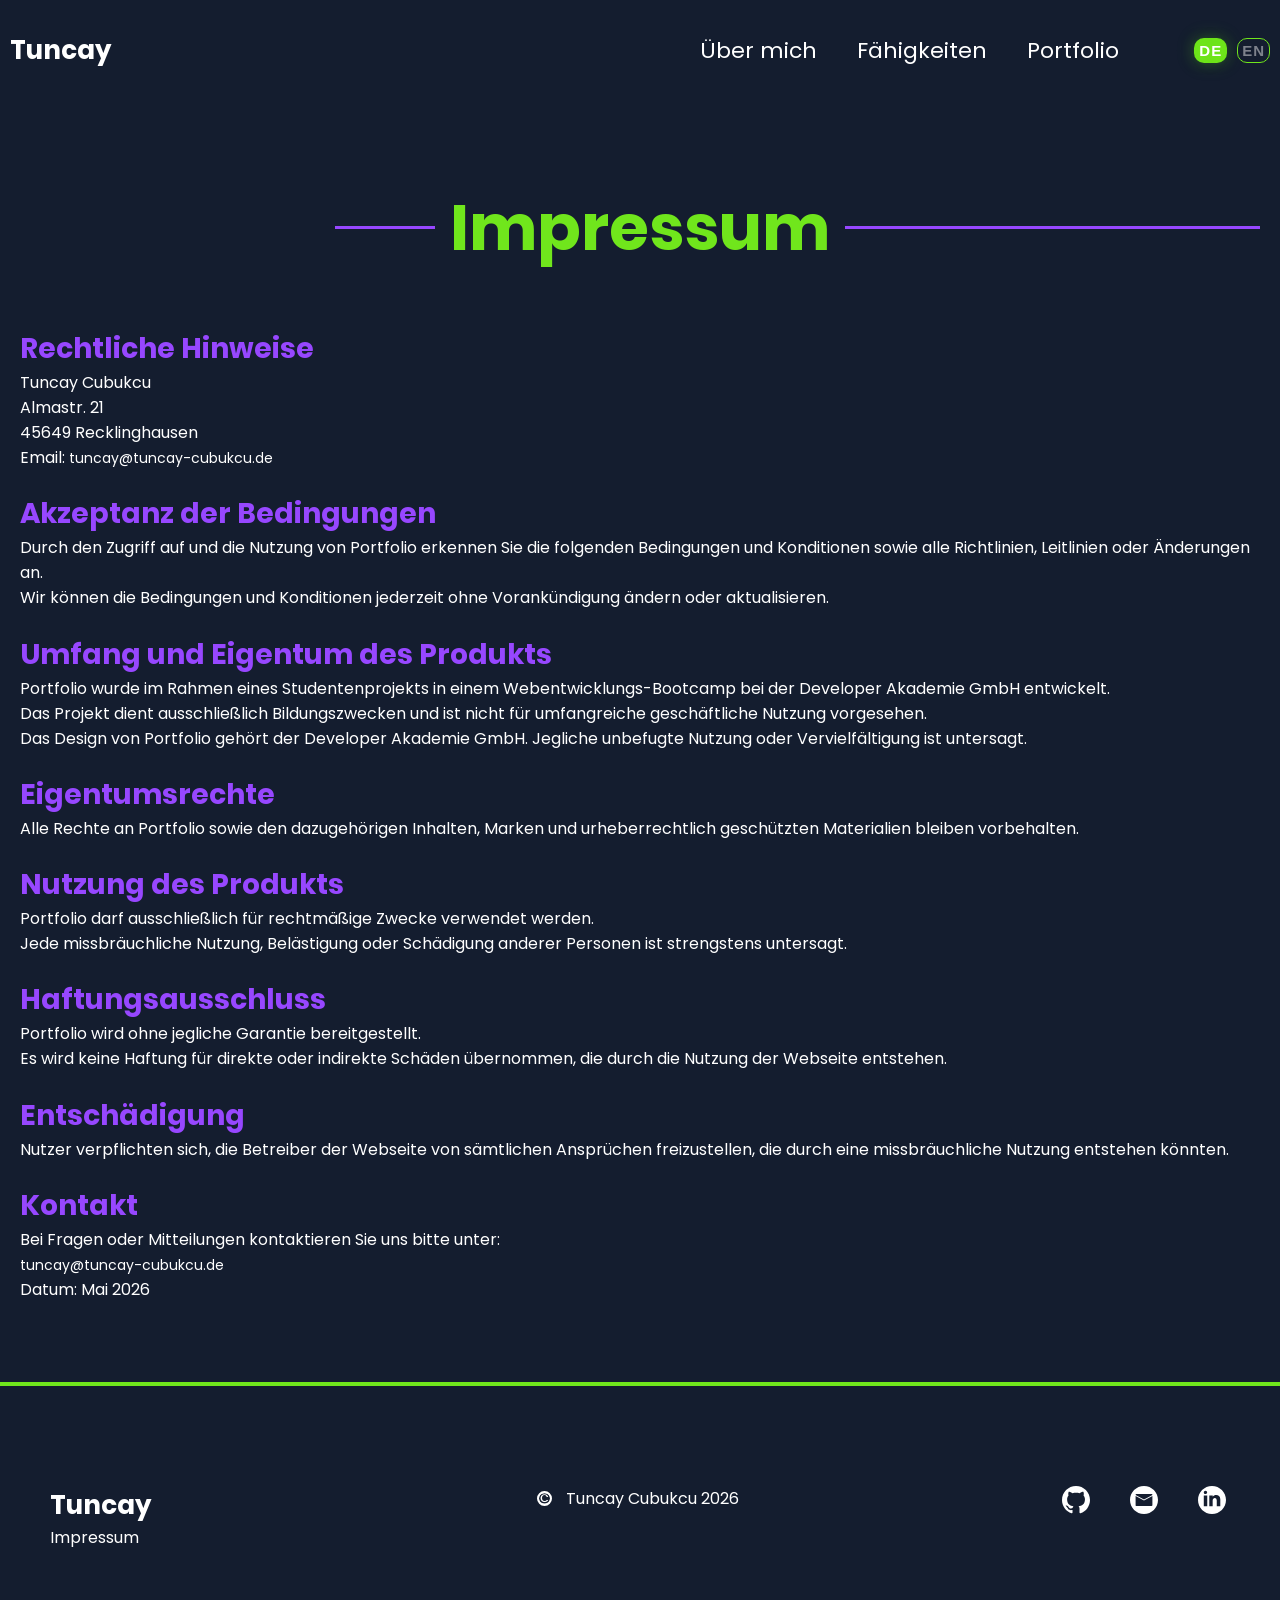
<file: html/impressum.html>
<!DOCTYPE html>
<html lang="en">
<head>
    <meta charset="UTF-8">
    <meta name="viewport" content="width=device-width, initial-scale=1.0">
    <title>TC | Fronted Developer</title>
    <link rel="icon" href="./assets/img/logo.jpg">
    <link rel="stylesheet" href="/style.css">
    <link rel="stylesheet" href="/css/responsive.css">
    <script src="/script.js"></script>
</head>
<header class="header">
    <div class="layout-first page-no">
        <section class="header-left">
            <a href="/index.html">
                <span href="#main" class="ft-size20">Tuncay</span>
            </a>
        </section>
        <nav class="header-right">
            <ul>
                <li><a data-i18n="nav_about" href="../index.html#about"></a></li>
                <li><a data-i18n="nav_skills" href="../index.html#skills"></a></li>
                <li><a data-i18n="nav_portfolio" href="../index.html#portfolio"></a></li>
            </ul>
            <div class="language-switcher">
                <button class="language-pill is-active" onclick="setLanguage('de', this)" aria-pressed="true">DE</button>
                <button class="language-pill" onclick="setLanguage('en', this)" aria-pressed="false">EN</button>
            </div>
            </nav>
        <nav class="navbar">
            <button class="menu-toggle" id="menuToggle" onclick="toggleMenu()">
                <img src="/assets/icon/burger menu.svg" alt="Menu-Burger">
            </button>
        </nav>
        <div class="mobile-menu" id="mobileMenu">
            <ul>
                <li><a data-i18n="nav_about" href="../index.html#about" onclick="closeMenu()"></a></li>
                <li><a data-i18n="nav_skills" href="../index.html#skills" onclick="closeMenu()"></a></li>
                <li><a data-i18n="nav_portfolio" href="../index.html#portfolio" onclick="closeMenu()"></a></li>
                <li><a data-i18n="nav_contact" href="../index.html#contact" onclick="closeMenu()"></a></li>
                <div class="language-switcher-overlay">
                    <button class="lang-text is-active switcher-menu" onclick="setLanguage('de', this)" aria-pressed="true">DE</button>
                    <span class="lang-sep">/</span>
                    <button class="lang-text switcher-menu" onclick="setLanguage('en', this)" aria-pressed="false">EN</button>
                </div>
            </ul>
        </div>
    </div>
</header>

<main class="privacy-main">
    <a href="../index.html" class="back-button">
        <img src="/assets/icon/left button.png" alt="Back">
    </a>
    <section class="privacy-page">
         <div class="grid"> 
            <div class="line-second"></div>
             <h1 data-i18n="" class="greenc">Impressum</h1>
             <div class="line-right"></div>
        </div>
        
        <div class="impressum-block">
            <h2 data-i18n="legal_title" class="violet-color">Rechtliche Hinweise</h2>
            <p>Tuncay Cubukcu <br>
               Almastr. 21 <br>
               45649 Recklinghausen <br>
            </p>
            <p>Email:<a class="mail-link" href="mailto:tuncay@tuncay-cubukcu.de"> tuncay@tuncay-cubukcu.de</a></p>
        </div>
        <div class="impressum-block">
            <h2 data-i18n="acceptance_title" class="violet-color">Akzeptanz der Bedingungen</h2>
            <p data-i18n="acceptance_text_1">Durch den Zugriff auf und die Nutzung von Portfolio erkennen Sie die folgenden Bedingungen und Konditionen sowie alle Richtlinien, Leitlinien oder Änderungen an.</p>
            <p data-i18n="acceptance_text_2">Wir können die Bedingungen und Konditionen jederzeit ohne Vorankündigung ändern oder aktualisieren.</p>
        </div>
        <div class="impressum-block">
            <h2 data-i18n="scope_title" class="violet-color">Umfang und Eigentum des Produkts</h2>
            <p data-i18n="scope_text_1">Portfolio wurde im Rahmen eines Studentenprojekts in einem Webentwicklungs-Bootcamp bei der Developer Akademie GmbH entwickelt.</p>
            <p data-i18n="scope_text_2">Das Projekt dient ausschließlich Bildungszwecken und ist nicht für umfangreiche geschäftliche Nutzung vorgesehen.</p>
            <p data-i18n="scope_text_3">Das Design von Portfolio gehört der Developer Akademie GmbH. Jegliche unbefugte Nutzung oder Vervielfältigung ist untersagt.</p>
        </div>
        <div class="impressum-block">
            <h2 data-i18n="ownership_title" class="violet-color">Eigentumsrechte</h2>
            <p data-i18n="ownership_text">Alle Rechte an Portfolio sowie den dazugehörigen Inhalten, Marken und urheberrechtlich geschützten Materialien bleiben vorbehalten.</p>
        </div>
        <div class="impressum-block">
            <h2 data-i18n="usage_title" class="violet-color">Nutzung des Produkts</h2>
            <p data-i18n="usage_text_1">Portfolio darf ausschließlich für rechtmäßige Zwecke verwendet werden. </p>
            <p data-i18n="usage_text_2">Jede missbräuchliche Nutzung, Belästigung oder Schädigung anderer Personen ist strengstens untersagt.
            </p>
        </div>
        <div class="impressum-block">
            <h2 data-i18n="disclaimer_title" class="violet-color">Haftungsausschluss</h2>
            <p data-i18n="disclaimer_text_1">Portfolio wird ohne jegliche Garantie bereitgestellt.</p>
            <p data-i18n="disclaimer_text_2">Es wird keine Haftung für direkte oder indirekte Schäden übernommen, die durch die Nutzung der Webseite entstehen.</p>
        </div>

        <div class="impressum-block">
            <h2 data-i18n="indemnification_title" class="violet-color">Entschädigung</h2>
            <p data-i18n="indemnification_text">Nutzer verpflichten sich, die Betreiber der Webseite von sämtlichen Ansprüchen freizustellen, die durch eine missbräuchliche Nutzung entstehen könnten.</p>
        </div>
        <div class="impressum-block">
            <h2 data-i18n="contact_title" class="violet-color">Kontakt</h2>
            <p data-i18n="contact_text">Bei Fragen oder Mitteilungen kontaktieren Sie uns bitte unter:</p>
            <a class="mail-link" href="mailto:tuncay@tuncay-cubukcu.de">tuncay@tuncay-cubukcu.de</a>
            <p class="date" data-i18n="date_text">Datum: Mai 2026</p>
        </div>
    </section>
</main>

<footer class="white footer-line">
    <div class="layout-page">
        <div class="footer">
            <div class="footer-left">
                <div>
                    <span class="left-ft">Tuncay</span>
                </div>
                <a href="./html/impressum.html" class="white impressum-link d_none_re" data-i18n="legal_notice"></a>
            </div>
            <div class="footer-center">
                <div class="copyright-circle">©</div>
                <span class="white">Tuncay Cubukcu 2026</span>
            </div>
            <div class="footer-right">
                <a href="https://github.com/TuncCuDev" title="GitHub - TuncCuDev" aria-label="GitHub - TuncCuDev">
                    <img src="/assets/icon/github-img.svg" alt="GitHub icon">
                </a>  
                <a href="mailto:tuncay@tuncay-cubukcu.de" title="Send email" aria-label="Send email">
                    <img src="/assets/icon/mail.img.svg" alt="Email icon">
                </a>
                <a href="https://www.linkedin.com/in/tuncay-cu-89078a415/?skipRedirect=true" title="LinkedIn - Tuncay Cubukcu" aria-label="LinkedIn - Tuncay Cubukcu">
                    <img src="/assets/icon/linkdein.svg" alt="LinkedIn icon">
                </a>
            </div>
            <div>
                <a href="./html/impressum.html" class="white impressum-link display_re" data-i18n="legal_notice"></a>
            </div>
        </div>
    </div>
</footer>
</file>
<file: style.css>
@font-face {
    font-family: 'Poppins';
    src: url('./assets/fonts/Poppins-Regular.ttf') format('truetype');
    font-weight: 400;
    font-style: normal;
}

@font-face {
    font-family: 'Poppins';
    src: url('./assets/fonts/Poppins-Bold.ttf') format('truetype');
    font-weight: 700;
    font-style: normal;
}

* {
    box-sizing: border-box;
}

html, body {
    font-family: 'Poppins', sans-serif;
    font-weight: 400;
    margin: 0;
    padding: 0;
    width: 100%;
    scroll-behavior: smooth;
}

body.no-scroll {
    overflow: hidden;
}

.reveal {
    opacity: 0;
    transform: translateY(60px);
    transition: all 0.6s ease;
    will-change: transform, opacity;
}

.reveal.show {
    opacity: 1;
    transform: translateY(0);
}

.page-wrapper {
    width: 100%;
    max-width: 1440px;
    margin: 0 auto;
    padding: 0 32px;
    box-sizing: border-box;
}

.header {
    background-color: #141D2F;
    position: sticky;
    top: 0;
    width: 100%;
    z-index: 1000;
    height: 100px;
    display: flex;
}

.header-left {
    color: white;
    font-weight: bold;
}

.ft-size20 {
    font-size: 26px;
    transition: all 0.2s ease;
}

.ft-size20:hover {
    cursor: pointer;
    transform: scale(1.1);
    opacity: 0.8;
}

.header-right ul{
    display: flex;
    justify-content: space-evenly;
    gap: 40px;
    list-style: none;
}

a {
    color: #FFFFFF;
    font-size: 14px;
    text-decoration: none !important;
}

.header-right a {
    font-size: 22px;
}

.language-switcher {
    display: flex;
    align-items: center;
    gap: 10px;
}

.nav-link.active {
    color: #3DCFB6; 
}

.language-pill {
    padding: 3px 4px;
    border-radius: 10px;
    border: 1px solid #70E61C;
    background: rgb(20 29 47);
    color: rgba(255,255,255,0.45);
    font-size: 15px;
    font-weight: 700;
    letter-spacing: 1px;
    cursor: pointer;
    transition: all 0.3s ease;

}

.language-pill:hover {
    border-color: rgba(112,230,28,0.35);
    box-shadow: 0 0 14px rgba(112,230,28,0.15);
}

.language-pill.is-active {
    color: #FFFFFF;
    background: #70E61C;
    border-color: rgba(112,230,28,0.6);
    text-shadow:0 0 8px rgba(112,230,28,0.9),0 0 18px rgba(112,230,28,0.5);
    box-shadow:0 0 18px rgba(112,230,28,0.25);
}

.language-switcher-overlay {
    display: flex;
    align-items: center;
    gap: 6px;
    color: white;
}

.lang-text {
    background: none;
    border: none;
    padding: 0;
    margin: 0;
    color: #757575;
    font-size: 16px;
    cursor: pointer;
    transition: 0.2s ease;
}

.lang-text.is-active {
    color: #70E61C;
    font-weight: bold;
}

.lang-sep {
    color: #757575;
}

.pages-img {
    position: absolute;
    left: 50%;
    transform: translateX(-50%);
    width: 100%;
    height: 100%;
    filter: brightness(60%);
    object-fit: fill;
}

.background-shadow{
    position: absolute;
    left: 50%;
    transform: translateX(-50%);
    z-index: 1;
    margin-top: 5px;
}

nav {
    display: flex;
    gap: 75px;
}

.layout-first {
    background-color: #141D2F;
    margin: 0 auto;
    box-sizing: border-box;
}

.layout-page {
    max-width: 1440px;
    margin: 0 auto; 
    position: relative;
    z-index: 1;
}

.page-no {
    display: flex;
    justify-content: space-between;
    padding: 0 10px;
    align-items: center;
    max-width: 1440px;
    width: 100%;
}

.first-page {
    min-height: 100vh;
    position: relative;
    width: 100%;
    display: flex;
    align-items: center;
    justify-content: center;
}

.first-content {
    display: flex;
    align-items: center;
    justify-content: space-between;
    padding: 0 32px;
    box-sizing: border-box;
}

.first-content,
.main-text {
    position: relative;
}

.main-text {
    display: flex;
    flex-direction: column;
    gap: 24px;
    margin-bottom: 250px;
}

.my-image {
    height: 400px;
    z-index: 2;
    position: relative;
}

.part2,
h1, 
h2,
.contact-span {
    font-weight: bold;
}

.image-wrapper {
    position: relative;
    width: fit-content;
    overflow: visible;
}

.image-wrapper img {
    position: relative;
    z-index: 1;
}

.image-wrapper::before {
    content: "";
    position: absolute;
    top: 50%;
    left: 30%;
    width: clamp(300px, 99vw, 950px);
    height: clamp(300px, 90vw, 850px);
    transform: translate(-50%, -50%);
    background: url("./assets/img/Photo\ shadows\ \(2\).png") no-repeat center;
    background-size: contain;
    z-index: 0;
    pointer-events: none;
}

.front-image {
    margin-bottom: 200px;
    position: relative;
    z-index: 10;
    left: 0px;
    height: 800px;
}

.display {
    display: flex;
    justify-content: center;
    width: 100%;
}

.part1, .part2, .part3 {
    margin: 0;
    line-height: 1;
}

.part1 {
    writing-mode: vertical-lr;
    transform: rotate(180deg);
    font-size: 48px;
    color: #FFFFFF;
    font-weight: 200;
}

.part2 {
    font-size: clamp(28px, 9vw, 80px);
    font-weight: bold;
    color: #FFFFFF;
}

.part3 {
    font-size: clamp(28px, 9vw, 80px);
    font-weight: 400;
    color: rgba(151, 71, 255, 1);
}

.first-page-h1 {
    position: relative;
    display: flex;
    align-items: center;
    gap: 18px;
    margin: 0;
    font-size: 70px;
}

.button {
    background-color: #70E61C;
    color: #FFFFFF;
    width: 180px;
    height: 50px;
    border-radius: 10px;
    cursor: pointer;
    border: none;
    font-size: 16px;
    transition: 0.2s ease;
}

.button:hover {
    transform: scale(1.05);
    background-color: rgba(151, 71, 255, 1);
}

.button.disabled {
    background-color: #5b5b5b;
    color: #cfcfcf;
    cursor: not-allowed;
    opacity: 0.7;
}

.button.active {
    background-color: #70E61C;
    color: black;
    cursor: pointer;
    box-shadow:0 0 12px rgba(112,230,28,0.5),0 0 22px rgba(112,230,28,0.25);
}

.button.active:hover {
    transform: translateY(-2px);
}

.main-right {
    display: flex;
    flex-direction: column;
    line-height: 1;
}

.first-page::after {
    content: "";
    position: absolute;
    left: 0;
    bottom: 0;
    width: 100%;    
    background: url("./assets/icon/Vector.png") no-repeat center bottom;
    background-size: 100% 100%;
    z-index: 99;
    height: 400px;
}

.line,
.line-second,
.line-one {
    background-color: #9747FF;
    width: 100px;
    height: 3px;
    justify-self: end;
}

.line-right {
    height: 3px;
    background: #9747FF;
    align-self: center;
    width: 100%;
}

.padding-rt50 {
    padding-right: 50px
}

.padding-lt50 {
    padding-left: 50px;
}

.flex-direction {
    align-items: center;
    display: flex;
}

.padding-right75 {
    padding-right: 75px;
}

.references-line {
    bottom: 150px;
    display: flex;
    justify-content: space-between;
    z-index: 999;
}

.display-flex {
    display: flex;
    justify-content: center;
    align-items: center;
}

.grid {
    display: grid;
    grid-template-columns: 1fr auto 1fr;
    align-items: center;
    width: 100%;
    gap: 15px;
    padding-bottom: 30px;
}

.gap30 {
    gap: 30px;
}

.white {
    color: #FFFFFF;
}

.scroll-down {
    position: relative;
    writing-mode: vertical-lr;
    writing-mode: vertical-lr;
    right: 0;
    bottom: 35px;
    margin-right: 25px;
}

.text {
    font-weight: 400;
    font-size: medium;
    font-size: 16px;
}

.headline {
    position: relative;
    padding-bottom: 50px;
}

.second-page {
    padding-left: 50px;
    position: relative;
    z-index: 2;
    align-items: flex-start;
    display: flex;
    gap: 100px;
    padding-top: 80px;
}

#about {
    scroll-margin-top: 100px;
}

.about-img {
    height: autp;
    width: 25px;
}

.about-span {
    padding-bottom: 20px;
    max-width: 500px;
    width: 100%;
}

.circle {
    height: 500px;
}

.about-profil {
    display: flex;
    justify-content: center;
    align-items: center;
    position: relative;
}

.potrait-img {
    position: absolute;
    top: 55%;
    left: 34%;
    transform: translate(-50%, -50%);
    border-radius: 50%;
    width: 58%;
    height: 86%;
    z-index: 1;
}

.second-right {
    display: flex;
    flex-direction: column;
    justify-content: center;
}

.width150 {
    width: 230px;
}
    
.padding-bt {
    padding-bottom: 50px;
}

.third-page {
    padding-left: 50px;
    position: relative;
    justify-content: space-between;
    align-items: flex-start;
    padding-top: 200px;
    display: flex;
    gap: 50px;
}

.container {
    display: flex;
    justify-content: center;
    align-items: center;
    padding-top: 25px;
}

.skill-container {
    display: flex;
    flex-direction: column;
    gap: 20px;
}

.skills-box {
    text-align: right;
    padding-right: 50px;
}

.skills-box .container .skill-container button {
    width: auto;
    max-width: 250px;
}

.skill-container button:hover {
    background-color: rgba(151, 71, 255, 1);
}

.skills-btn {
    display: inline-block;
    width: auto;
    padding: 12px 24px;
    border-radius: 12px;
    border: none;
    cursor: pointer;
    font-size: 16px;
}

.skill-container button {
    align-self: flex-end;
}

.skill-container button:hover {
    transform: scale(1.10);
}

.container-first-span {
    font-size: 18px;
    font-weight: bolder;
}

.green {
    background-color: #70E61C;
}

.greenc {
    color: #70E61C;
}

.violet {
    background-color: rgba(151, 71, 255, 1);
}

.violet-color {
    color: rgba(151, 71, 255, 1);
}

.image-container {
    display: grid;
    grid-template-columns: repeat(4, 1fr);
    gap: 45px;
}

.image-container img {
    transition: transform 0.3s ease;
    cursor: pointer;
    width: 60px;
    height: 60px;
}

.image-container img:hover {
    transform: scale(1.15);
}

.third-page-right {
    width: min(600px, 100%);
}

.skills-container {
    display: flex;
    justify-content: flex-end;
    align-items: center;
    text-align: right;
    gap: 10px;
}

.skills-line {
    position: relative;
    width: 50px;
}

.padding {
    padding-right: 50px;
}

h1 {
    margin-block-start: 0;
    margin-block-end: 15px;
    font-size: 78px;
}

.fourd-page {
    position: relative;
    padding-top: 200px;
}

.project-img {
    height: 140px;
    width: 260px;
}

.project-card {
    display: grid;
    grid-template-columns: 1fr 1fr;
    align-items: center;
    justify-content: center;
    gap: 40px;
    padding: 40px 100px;
}

.project-card:nth-child(even) .project-left {
    order: 2;
}

.project-card:nth-child(even) .project-right {
    order: 1;
}

.project-left,
.project-right {
    width: 100%;
    box-sizing: border-box;
}

.project-left {
    display: flex;
    justify-content: center;
    align-items: center;
}

.project-right {
    display: flex;
    flex-direction: column;
    justify-content: center;
    align-items: left;
    gap: 12px;
}

.grid h1 {
    margin: 0;
}

.project-buttons {
    margin-top: auto;
    padding-top: 15px;
}

.text-align-center {
    text-align: center;
}

.portfolio-title {
    padding-top: 25px;
}

.portfolio-subtitle {
    margin: 0;
    white-space: nowrap;
    text-align: center;
}

.button-size {
    font-size: 16px;
    height: 40px;
    width: 120px;
    border-radius: 8px ;
     border: 2px solid #70E61C;
}

.border-none {
    border: none !important;
}

.button:hover {
    transform: scale(1.05);
}

.button-size:hover {
    cursor: pointer;
    background-color: #70E61C;
}

.five-page {
    position: relative;
    padding-top: 200px;
    padding-bottom: 150px;
}

.display-flex-start {
    gap: 15px;
    display: flex;
    justify-content: flex-start;
    align-items: center;
    text-align: left;
}

.width {
    width: 500px;
}

.contact-form {
    display: flex;
    flex-direction: column;
    gap: 20px;
}

.contact-form textarea {
    min-height: 140px;
    resize: none;
}

.contact-form input,
.contact-form textarea {
    border-radius: 12px;
    background: transparent;
    border: 1px solid rgba(151, 71, 255, 1);
    padding: 16px;
    color: white;
    font-size: 16px;
    transition: 0.2s ease;
    margin-bottom: 0;
}

.contact-form input.input-valid,
.contact-form textarea.input-valid {
    border: 1px solid #70E61C !important;
    box-shadow: 0 0 8px rgba(112, 230, 28, 0.5) !important;
}

.contact-form input.input-error,
.contact-form textarea.input-error {
    border: 1px solid #ff3b30 !important;
    box-shadow: 0 0 8px rgba(255, 59, 48, 0.5) !important;
}

.contact-form input:hover,
.contact-form textarea:hover {
    border-color: #70E61C;
    cursor: pointer;
}

.contact-container {
    display: flex;
    align-items: start;
    gap: 50px;
    padding: 25px 50px;
}

.contact-left,
.contact-right {
    width: 50%;
}

.field {
    position: relative;
    margin-bottom: 20px;
}

.privacy {
    font-size: 14px;
}

.contact-span {
    font-size: 32px;
    font-weight: 600;
}

.contact-span-answer {
    font-size: 20px;
    font-weight: 500;
}

.large-size {
    font-weight: 700;
}

.footer-line {
    border-top: 4px solid rgba(112, 230, 28, 1);
    width: 100%;
}

.footer {
    max-width: 1440px;
    display: flex;
    justify-content: space-between;
    align-items: flex-start;
    padding: 100px 50px;
   
    color: white;
    position: relative;
    height: 250px;
}

footer {
    background-color: #141D2F;
}


.left-ft {
    font-weight: 700;
    font-size: 26px;
}

.footer-left,
.footer-center,
.footer-right {
    width: 33%;
}

.footer-left {
    display: flex;
    flex-direction: column;
}

.footer-left a {
    text-decoration: none;
}

.privacy-link {
    position: relative;
    display: inline-block;
    color: rgba(151, 71, 255, 1);
    text-decoration: none;
}

.privacy-link::after {
    content: "";
    position: absolute;
    left: 0;
    bottom: -1px;
    width: 100%;
    height: 1px;
    background-color: rgba(151, 71, 255, 1);
    opacity: 0;
}

.privacy-link:hover::after {
    opacity: 1;
}

.footer-left a, .impressum-link {
    position: relative;
    text-decoration: none;
}

.footer-left a::after,
.impressum-link::after {
    content: "";
    position: absolute;
    left: 7%;
    bottom: -3px;
    transform: translateX(-50%);
    width: 0%;
    height: 2px;
    background-color: #70E61C;
}

.footer-left a:hover::after,
.impressum-link:hover::after {
    width: 15%;
}

.footer-center {
    display: flex;
    justify-content: center;
    align-items: center;
    gap: 14px;
}

.footer-left-wrapper {
    display: flex;
    flex-direction: column;
    gap: 10px;
}

.impressum-link {
    font-size: 16px;
}

.copyright-circle {
    width: 15px;
    height: 15px;
    border: 2px solid white;
    border-radius: 50%;
    display: flex;
    justify-content: center;
    align-items: center;
    color: white;
    font-size: 18px;
}

.footer-right {
    display: flex;
    justify-content: flex-end;
    gap: 40px;
}

.footer-right img {
    width: 28px;
    height: 28px;
    cursor: pointer;
    transition: 0.2s ease;
}

.footer-right img:hover,
.left-side a:hover img  {
    transform: scale(1.5);
}

.next-pages {
    position: relative;
    width: 100%;
    overflow: hidden;
    padding-bottom: 75px;
}

.privacy-page {
    width: 100%;
    max-width: 1440px;
}

.text-decoration {
    color: rgba(151, 71, 255, 1);
    text-decoration: none;
    transition: 0.2s ease;
}

.privacy-page h1 {
    font-size: 64px;
    text-align: center;
}

.section_head {
    font-size: 28px;
    font-weight: 700;
    margin-bottom: 20px;
    margin-block-end: 0px;
}

.section_container {
    margin-block-end: 0px;
}

.section_container ul {
    padding-left: 24px;
}

.mail-link:hover {
    text-decoration: underline;
}

.privacy-main {
    width: 100%;
    min-height: calc(100vh - 355px);
    display: flex;
    flex-direction: column;
    align-items: center;
    padding: 80px 20px;
    background-color: #141D2F;
    color: #FFFFFF;
}

.impressum-block h2 {
    margin-block-end: 0em;
    font-size: 28px;
}

.mail-link:hover {
    text-decoration: underline;
}

.navbar {
    display: none;
}

.mobile-menu {
    position: fixed;
    inset: 0;
    background: #4D4D4D;
    display: flex;
    flex-direction: column;
    justify-content: center;
    align-items: center;
    opacity: 0.5;
    visibility: hidden;
    transition: all 0.3s ease;
    z-index: 9999;
    top: 100px;
}

.mobile-menu.active {
    opacity: 1;
    visibility: visible;
}

.mobile-menu ul {
    list-style: none;
    padding: 0;
    margin: 0;
    display: flex;
    flex-direction: column;
    gap: 24px;
}

.mobile-menu a {
    color: white;
    text-decoration: none;
    font-size: 23px;
}

.mobile-menu a:hover {
    color: #70E61C;
}

ul li a {
    position: relative;
    color: white;
    text-decoration: none;
    transition: color 0.3s ease;
}

ul li a.active {
    color: #70E61C;
}

ul li a::after {
    content: "";
    position: absolute;
    left: 0;
    bottom: -6px;
    width: 0;
    height: 2px;
    background: #9747FF;
    transition: width 0.3s ease;
}

ul li a.active::after {
    width: 50%;
    height: 3px;
    border-radius: 5px;
}

.header-right a {
    color: white;
    text-decoration: none;
    transition: color 0.3s ease;
}

.header-right a:hover,
.header-right a.active {
    color: #70E61C;
}

.checkbox-design {
    -webkit-appearance: none !important;
    appearance: none !important;
    width: 20px;
    height: 19px;
    border: 2px solid #70E61C !important; 
    border-radius: 4px !important;
    background: transparent !important;
    cursor: pointer;
    position: relative;
    font-size: 12px !important;
    padding: 0px !important;
}

.checkbox-design:checked::after {
    content: "✔";
    position: absolute;
    left: 50%;
    top: 50%;
    transform: translate(-50%, -55%);
    color:#70E61C;
    font-size: 16px; 
    font-weight: bold;
    line-height: 1;
}

.checkbox-container {
    display: flex;
    gap: 8px;
}

#toast {
    position: fixed;
    bottom: 50px;
    right: 50px;
    background: white;
    color: black;
    border: 1px solid #ccc;
    padding: 10px 15px;
    border-radius: 8px;
    transform: translateX(300px);
    opacity: 0;
    transition: all 0.5s ease;
    z-index: 99999;
}

#toast.show {
    transform: translateX(0);
    opacity: 1;
}

.d_none {
    display: none !important;
}

.scroll-top {
    width: 32px;
    height: 32px;
    border: 2px solid white;
    border-radius: 50%;
    display: flex;
    justify-content: center;
    align-items: center;
    cursor: pointer;
    margin-left: auto; 
    margin-right: 7px;
}

.scroll-top:hover {
    border-color: #70E61C;
}

.scroll-top:hover img {
    filter: brightness(0) saturate(100%) invert(67%) sepia(83%) saturate(420%) hue-rotate(65deg);
}

.scroll-top img {
    width: 15px;
    height: 15px;
}

#portfolio {
    margin-top: -20px;
}

.back-button {
    display: none;
    align-self: flex-end;
}

.back-button:hover {
    border-color: #70E61C;
}

.back-button:hover img {
    filter: brightness(0) saturate(100%) invert(67%) sepia(83%) saturate(420%) hue-rotate(65deg);
    margin-right: 5px;
}

.back-button img {
    margin: 15px 9px;
    width: 35px;
    height: 35px;
}

.testimonial-section {
    max-width: 800px;
    margin: 0 auto;
    padding-top: 150px;
}

.testimonial-box {
    position: relative;
    padding: 30px 70px;
    border: 3px solid #70E61C;
    border-radius: 24px;
    color: white;
    width: clamp(245px, 75vw, 850px);     
    height: 250px;    
    overflow: visible; 
    margin: 0 auto;
}

.quote-icon {
    position: absolute;
    top: -25px;
    left: -52px;
    width: 80px;
    height: auto;
    z-index: 2;
}

.testimonial-text {
    padding-bottom: 100px;
    font-size: 20px;
    line-height: 1.7;
}

.testimonial-author {
    justify-content: start;
    display: flex;
    align-items: center;
    gap: 15px;
}

.testimonial-navigation {
    display: flex;
    justify-content: center;
    align-items: center;
    gap: 30px;
    margin-top: 30px;
}

.arrow-btn {
    background: transparent;
    border: 2px solid transparent;
    color: #70E61C;
    font-size: 28px;
    cursor: pointer;
    padding: 6px;
}

.arrow-btn:hover {
    border-color: #70E61C;
    border-radius: 50%;
}

.dots {
    display: flex;
    gap: 12px;
}

.dot {
    width: 8px;
    height: 8px;
    border-radius: 50%;
    background: #9747FF;
}

.dot.active {
    background: #70E61C;
    box-shadow:0 0 8px #70E61C, 0 0 16px #70E61C;
}

.line-box {
    width: 400px;
    height: 3px;
    background-color: #9747FF;
    padding-right: 5px;
}

.display-start {
    position: absolute;
    display: flex;
    justify-content: start;
    align-items: center;
    gap: 15px;
    bottom: 40px;
}

.ft-size23 {
    font-size: 23px;
}

.ft-size32 {
    font-size: 32px;
    margin-block-end: 0em;
}

p {
    margin-block-start: 0px;
    margin-block-end: 0px;
}

.github-bt {
    background-color: #141d2f;
    border-color: #70E61C;
}

.row-reverse {
    flex-direction: row-reverse;
}

.no-padding {
    padding-right: 0 !important;
}

.project-rights {
    text-align: right;
}

.project-right-button {
    text-align: right !important;
}

.laptop {
    position: relative;
    width: 100%;
    max-width: 5200px;
}

.laptop-frame {
    width: 100%;
    display: block;
}

.laptop-screen {
    position: absolute;
    top: 24%;
    left: 27%;
    width: 46%;
    height: 52%;
    object-fit: cover;
}

.error-message {
    color: #E61C40;
    font-size: 12px;
    display: block;
    margin-top: 4px;
    min-height: 12px;
    line-height: 12px;
}

.display-column {
    position: relative;
    display: flex;
    flex-direction: column;
    justify-content: center;
    align-items: center;
    gap: 7px;
    width: 140px;
}

.icon-span {
    font-weight: bold;
    color: #FFFFFF;
    text-align: center;
}

.display-column img {
    display: block;
    transform: translateY(0) scale(1);
}

.display-column:hover img {
    animation: upDown 0.6s ease;
}

.no-hover img {
    transform: none !important;
    transition: none !important;
}

.display-column.no-hover:hover img {
    transform: none !important;
}

.tooltip-item { 
    position: relative; 
    display: flex; flex-direction: 
    column; 
    align-items: center; 
} 

.tooltip-bubble { 
    position: absolute; 
    bottom: 100%; 
    left: 50%;
    transform: translateX(-50%) translateY(10px); 
    background: #ffffff; 
    color: #000; 
    padding: 6px 10px; 
    border-radius: 8px; 
    font-size: 16px; 
    height: 100px; 
    width: 200px; 
    white-space: normal; 
    opacity: 1; 
    visibility: hidden; 
    transition: 0.3s ease; 
    pointer-events: none;
} 

.tooltip-item:hover .tooltip-bubble {
    opacity: 1; 
    visibility: visible; 
    transform: translateX(-50%) translateY(-10px);
} 

.tooltip-bubble::after {
    content: "";
    position: absolute;
    top: 100%;
    left: 50%;
    transform: translateX(-50%);
    width: 0;
    height: 0;
    border-left: 10px solid transparent;
    border-right: 10px solid transparent;
    border-top: 10px solid #ffffff;
}

.tooltip-bubble img {
    width: 24px;
    filter: brightness(0);
    height: 24px;
}

.bubble-icons {
    display: flex;
    justify-content: center;
    align-items: center;
    gap: 4px;
}

.bubblel {
    display: flex;
    flex-direction: column;
    gap: 12px;
}

.bubble-line {
    display: flex;
    flex-direction: column;
    align-items: center;
    gap: 4px;
}

.checkbox-design {
    flex-shrink: 0;
}

.display_re {
    display: none;
}

#contactForm {
    scroll-margin-top: 300px;
}

@keyframes upDown {
    0% {
        transform: translateY(0) scale(1);
    }
    50% {
        transform: translateY(-15px) scale(1);
    }
    100% {
        transform: translateY(0) scale(1);
    }
}
</file>
<file: css/responsive.css>
@media (min-width: 1441px) {
    .first-page::after {
        content: "";
        background: url("/assets/icon/Vectorr.png") no-repeat center bottom;;
        background-size: 100% 100%;
        height: clamp(900px, 100vw, 3310px);
        position: absolute;
        inset: auto 0 0 0;
        left: 0;
        bottom: 0;
    }

    .references-line {
        bottom: 500px;
    }

    .front-image {
        margin-bottom: 200px;
        position: relative;
        z-index: 10;
        left: 0px;
        height: 1900px;
    }

    .main-text {
        margin-left: -300px;
    }

    .image-wrapper {
        margin-left: -200px;
    }
}

@media (max-width: 1440px) {
     .main-text {
        margin-left: 0px;
    }

    .image-wrapper {
        margin-left: 0px;
    }

    .references-line {
        bottom: 150px;
    }
}

@media (max-width: 1275px) {
    .first-page {
        flex-direction: column;
    }

    .main-right {
        gap: 10px;
    }

    .main-text {
        position: relative;
        transform: translateY(40px);
            z-index: 100;
    }

    .front-image {
        margin-bottom: 0px;
    }

    .button {
        width: 150px;
    }

    .first-page::after {
        bottom: clamp(250px, 30vw, 375px);
    }
}

@media (max-width: 1150px) {
    .third-page {
        display: flex;
        flex-direction: column;
        justify-content: center;
        align-items: center;
        padding-top: 100px;
    }

    .third-page-right {
        display: contents;
    }
    
    .skills-container {
        justify-content: flex-start;
        order: 1;
    }

    .skills-description {
        order: 2;
    }

    .image-container {
        order: 3;
    }

    .skills-box {
        order: 4;
    }

    .projects-container {
        gap: 50px;
    }

    .project-card {
        grid-template-columns: 1fr;
        padding: 25px 25px;
        gap: 20px;
    }

    .padding-lt50 {
        padding-left: 0px;
    }

    .padding-right75 {
        padding-right: 0px;
    }

    .project-buttons {
        display: flex;
        gap: 25px;
    }

    .project-rights {
        text-align: right;
    }

    .text-center {
        text-align: center;
    }

    .row-reverse {
        display: flex;
        flex-direction: column-reverse;    
    }

    .pd-25 {
        padding: 0px 15px;
    }

    .skills-container {
        display: flex;
        justify-content: flex-end;
        align-items: center;
        text-align: right;
        width: 100%;
    }

    .skill-container button {
        align-self: center;
    }

    .text-center-re{
        text-align: center;
    }

    .display-column {
        width: 60px;
    }

    .image-container {
        display: grid;
        grid-template-columns: repeat(3, 1fr);
        justify-items: center;
    }

    .image-container > :nth-child(10) {
        justify-self: end;
    }

    .image-container > :nth-child(11) {
        justify-self: start;
    }
    .container {
        padding-top: 0px
    }

    .project-right {
        align-items: center;
    }
}

@media (max-width: 1060px) {
    .line-second {
        display: none;
    }

    .privacy-page h1 {
        font-size: 55px;
    }

    .privacy-main {
        padding: 10px 10px;
    }

    .section_head {
        font-size: 21px;
    }

    .second-page {
        flex-direction: column;
        padding-right: 25px;
        justify-content: center;
        align-items: center;
        gap: 0px;
        padding-top: 50px;
    }

    .width150 {
        display: none;
    }

    .about-profil {
        display: none;
    }
    
    .potrait-img {
        position: absolute;
        top: 49%;
        left: 50%;
        transform: translate(-50%, -50%);
        border-radius: 50%;
        width: 99%;
        height: 99%;
        z-index: 1;
    }
    
    .circle {
        z-index: 100;
    }

    .second-right {
        padding-top: 50px;
    }

    .contact-container {
        padding: 0px 20px;
        gap: 25px;
    }

    .pd-right20 {
        padding-right: 20px;
    }

    .fourd-page {
        position: relative;
        padding-top: 100px;
    }
}

@media (max-width: 750px) {
    .menu-toggle {
        display: block;
        background: none;
        border: none;
        color: white;
        font-size: 32px;
        cursor: pointer;
    }

    .nav-menu {
        display: none;
    }

    .nav-menu.active {
        display: flex;
        flex-direction: column;
        position: absolute;
        top: 80px;
        right: 20px;
        background: #141d2f;
        padding: 24px;
        border-radius: 12px;
        gap: 16px;
    }

    .desktop-menu {
        display: none;
    }

    .header-right {
        display: none;
    }

    .navbar {
        display: block;
    }

    .part1 {
        font-size: 30px;
    }

    .third-page-right {
        padding-left: 15px;
    }

    .third-page {
        padding-left: 0px;
    }

    .padding {
        padding-right: 10px;
    }

    .skills-box {
        padding-right: 15px;
    }

    .image-container {
        gap: clamp(47px, 5vw, 45px);
    }

    .image-container img {
        width: 44px;
        height: 50px;
    } 

    .language-pill {
        padding: 10px 10px;
    }

    .privacy-page h1 {
        font-size: 42px;
    }

    .footer {
        padding: 10px 5px;
        flex-direction: column;
        justify-content: space-around;
        align-items: center;
    }

    .footer-right {
        gap: 35px;
        justify-content: center;
    }

    .footer-center {
        gap: 5px;
        width: 100%;
    }

    .footer-left {
        width: 16%;
        justify-content: center;
    }

    .d_none_re {
        display: none;
    }

    .display_re {
        display: block;
    }

    .footer-left a:hover::after, 
    .impressum-link:hover::after {
        width: 35%;
    }

    .footer-left a::after, 
    .impressum-link::after {
        left: 15%;
        bottom: -3px;
    }

    .footer-left {
        flex-direction: row;
    }

    .line-box {
        width: 50px;
    }

    .testimonial-box {
        padding: 15px 10px;
    }

    .testimonial-text,
    .testimonial-author {
        font-size: 16px;
    }

    .quote-icon {
        top: -39px;
        left: -30px;
    }

    .text, 
    .scroll-down {
        display: none;
    }
}

@media (max-width: 700px) {
    .pages-img {
        object-fit: cover;
        object-position: center;
    }

    .contact-left, .contact-right {
        width: 95%;
    }

    .line-one {
        width: 20px;
    }

    .display-flex-start {
        justify-content: start;
    }

    .front-image {
        left: 0px;
        height: 450px;
        left: 50%;
        transform: translateX(-50%);
    }

    .bg-img {
        width: clamp(150px, 50vw, 450px);
        height: clamp(150px, 50vw, 450px);
    }

    .projects-container {
        display: flex;
        flex-direction: column;
        align-items: center;
    }

    .contact-container {
        flex-direction: column;
    }

    .second-page {
        padding-left: 15px;
    }

    .five-page {
        padding: 0px 0px;
        padding-top: 100px;
    }

    .checkbox-container {
        align-items: center;
    }

    .contact-span {
        font-size: 23px;
    }

    .margin-left25{
        margin-left: -25px;
    } 

    .testimonial-section {
        padding-bottom: 150px;
    }

    .text {
        display: none;
    }
}

@media (max-width: 600px) {
    .first-page-h1 {
        gap: 5px;
    }

    .circle {
        height: 250px;
    }

    .button {
        width: 150px;
    }

    .gap30 {
        gap: 15px;
    }

    h1 {
        font-size: 40px;
    }

    .first-content {
        padding: 0 0px;
    }

    .privacy-page {
        padding: 15px 1px;
    }

    .impressum-block p {
        font-size: 16px;
    }

    .privacy-page h1 {
        font-size: 26px;
    }

    .impressum-block h2 {
        font-size: 22px;
    }

    .section_container {
        padding: 4px;
    }

    .back-button {
        display: block;
    }

    .first-page::after {
        bottom: clamp(230px, 25vw, 350px);
    }
}
</file>
